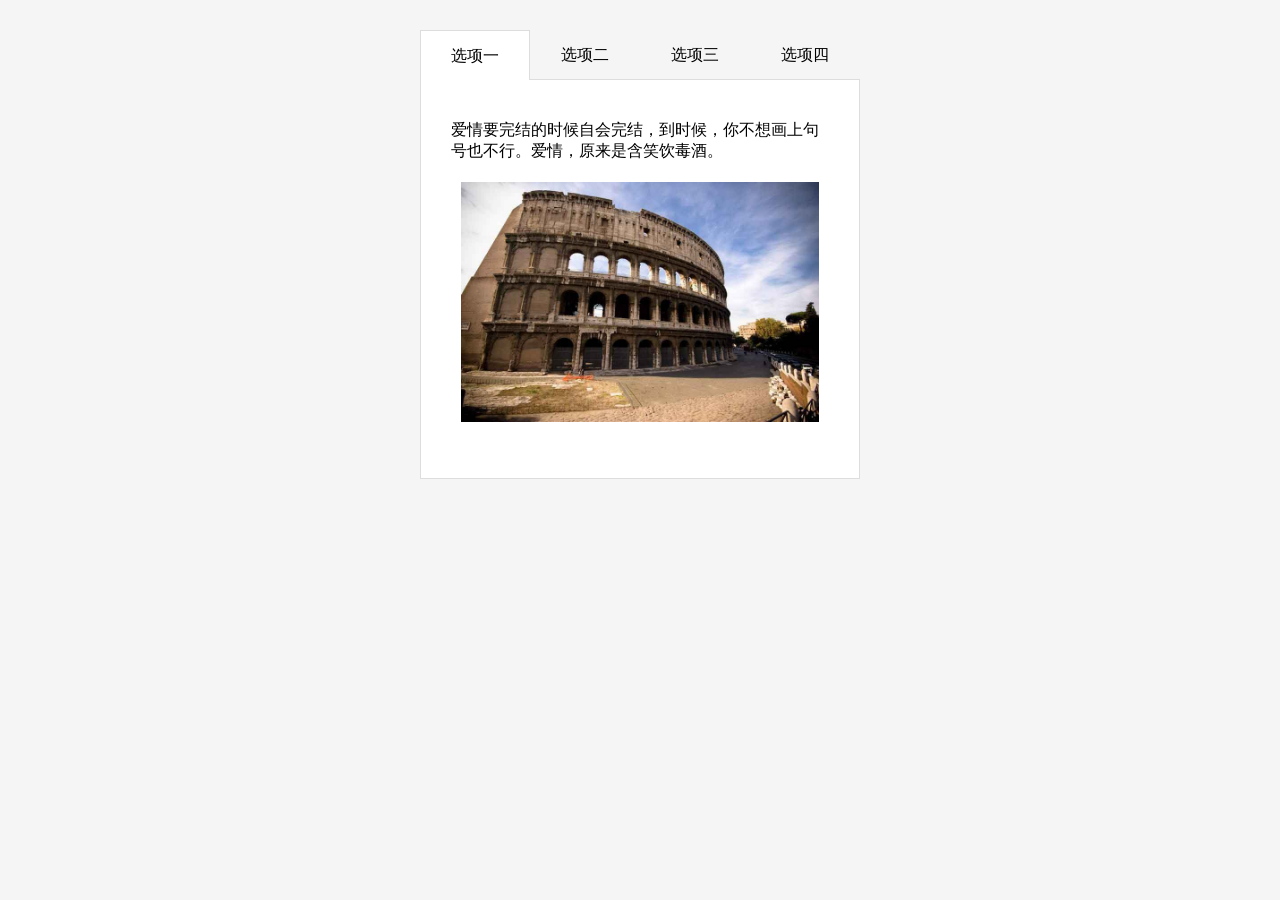
<file: LQ-WEB-DX-2022-MN/01/index.html>
<!DOCTYPE html>
<html>
  <head>
    <meta charset="utf-8" />
    <title>选项卡切换</title>
    <link rel="stylesheet" type="text/css" href="./css/index.css" />
  </head>
  <body>
    <div id="main">
      <div class="tabs">
        <div class="red active">选项一</div>
        <div class="green">选项二</div>
        <div class="blue">选项三</div>
        <div class="yellow">选项四</div>
      </div>
      <div id="content">
        <div id="one" class="active">
          <p>
            爱情要完结的时候自会完结，到时候，你不想画上句号也不行。爱情，原来是含笑饮毒酒。
          </p>
          <img src="./imgs/1.jpeg" />
        </div>
        <div id="two">
          <p>
            在这个光怪陆离的人间，没有谁可以将日子过的行云流水。但我始终相信，走过平湖山雨，岁月山河，那些历尽劫数，尝遍百味的人，会更加生动而干净。
          </p>
          <img src="./imgs/2.jpeg" />
        </div>
        <div id="three">
          <p>
            对于三十岁以后的人来说，十年八年不过是指缝间的事，而对于年轻人而言，三年五年就可以是一生一世。
          </p>
          <img src="./imgs/3.jpeg" />
        </div>
        <div id="four">
          <p>
            我要你知道，在这个世界上总有一个人是等着你的，不管在什么时候，不管在什么地方，反正你知道，总有这么个人。
          </p>
          <img src="./imgs/4.jpeg" />
        </div>
      </div>
    </div>
  </body>
  <script src="./js/index.js" type="text/javascript" charset="utf-8"></script>
</html>
</file>
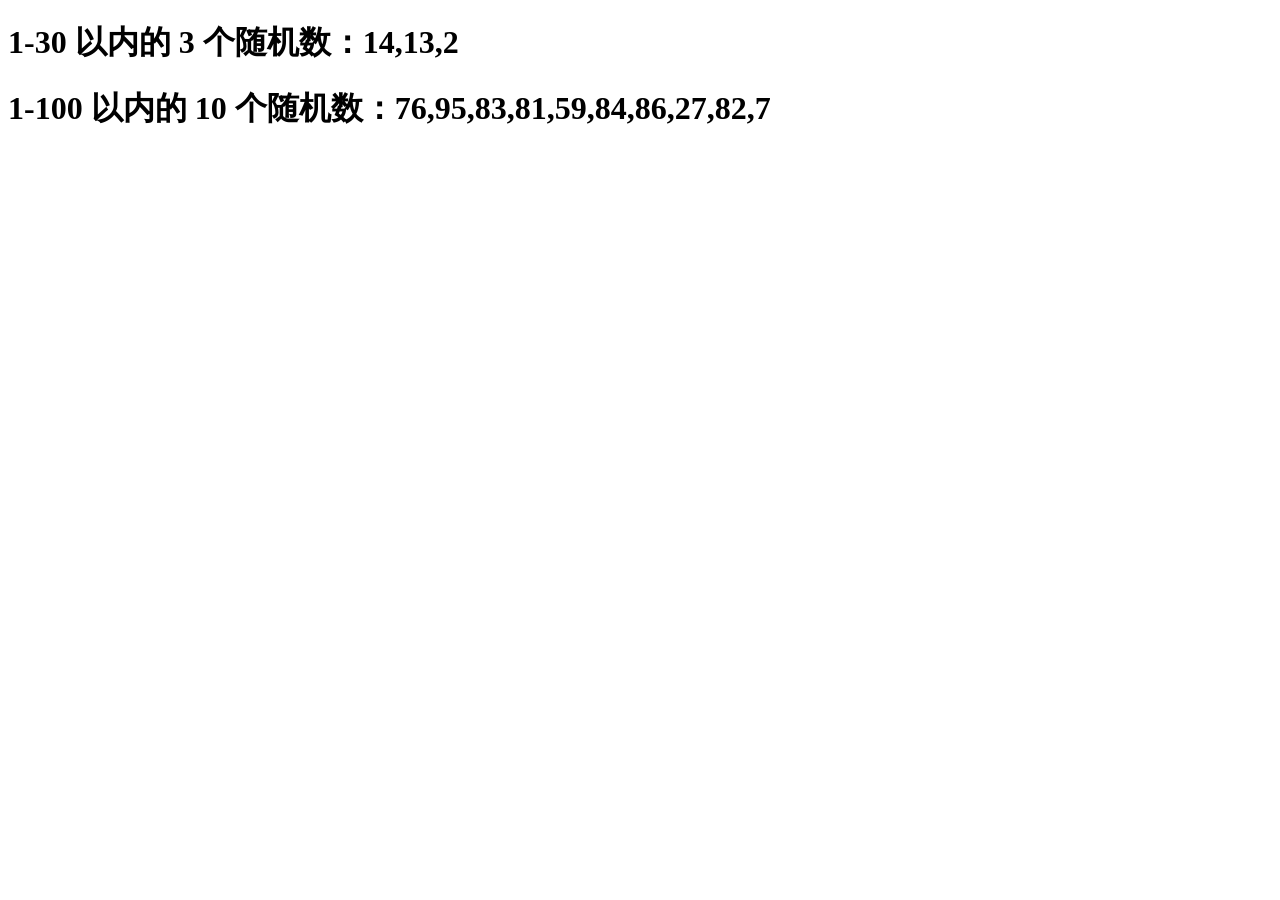
<file: LQ-WEB-DX-2022-MN/02/index.html>
<!DOCTYPE html>
<html>
  <head>
    <meta charset="utf-8" />
    <title></title>
    <script src="./js/index.js"></script>
  </head>
  <body>
    <script type="text/javascript">
      var testArr = getRandomNum(1, 30, 3);
      document.write("<h1>1-30 以内的 3 个随机数：" + testArr + "</h1>");
      testArr = getRandomNum(1, 100, 10);
      document.write("<h1>1-100 以内的 10 个随机数：" + testArr + "</h1>");
    </script>
  </body>
</html>
</file>
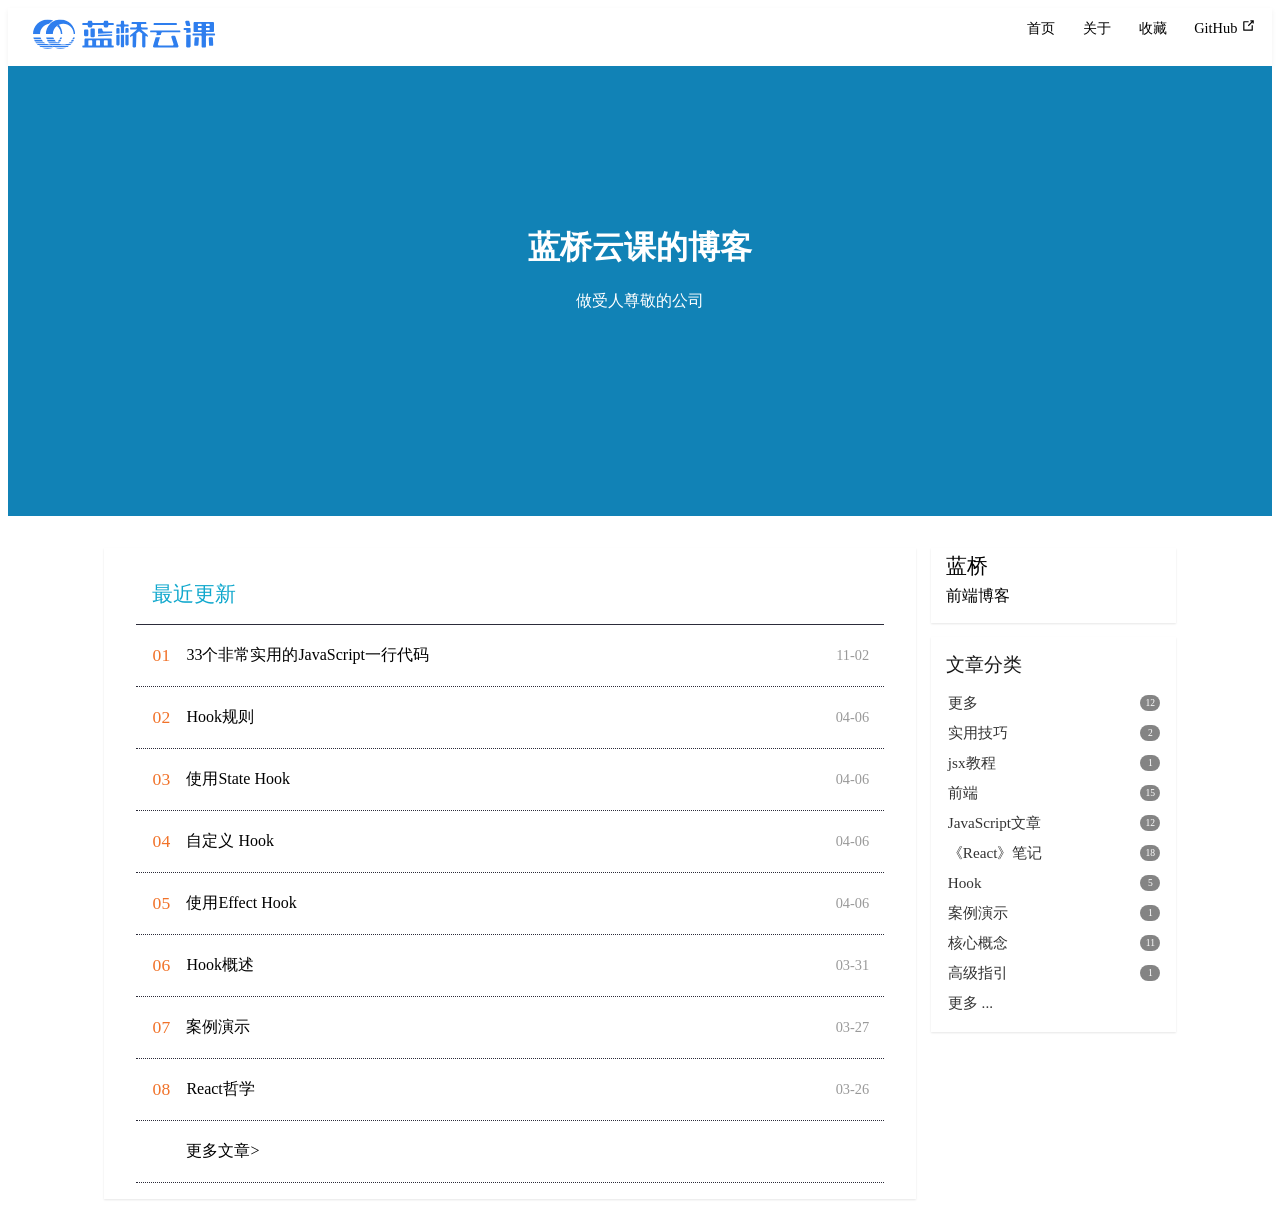
<file: LQ-WEB-DX-2022-MN/03/index.html>
<!DOCTYPE html>
<html lang="en">

<head>
	<meta charset="UTF-8">
	<meta http-equiv="X-UA-Compatible" content="IE=edge">
	<meta name="viewport" content="width=device-width, initial-scale=1.0">
	<title>Document</title>
	<link rel="stylesheet" href="index.css">
</head>

<body class="theme-mode-dark">
	<div class="theme-container sidebar-open no-sidebar">
		<header class="navbar blur">
			<!-- logo -->
			<a class="home-link">
				<img src="./logo.svg" class="logo">
			</a>
			<!-- 导航头部右侧内容 -->
			<div class="links" style="max-width: 863px;">
				<!-- 导航文字 -->
				<nav class="nav-links can-hide">
					<div class="nav-item">
						<a class="nav-link">首页</a>
					</div>

					<div class="nav-item">
						<a class="nav-link">关于</a>
					</div>
					<div class="nav-item">
						<a class="nav-link">收藏</a>
					</div>
					<!-- github图标 -->
					<a class="repo-link">
						GitHub
						<span><svg xmlns="http://www.w3.org/2000/svg" aria-hidden="true" focusable="false" x="0px"
								y="0px" viewBox="0 0 100 100" width="15" height="15" class="icon outbound">
								<path fill="currentColor"
									d="M18.8,85.1h56l0,0c2.2,0,4-1.8,4-4v-32h-8v28h-48v-48h28v-8h-32l0,0c-2.2,0-4,1.8-4,4v56C14.8,83.3,16.6,85.1,18.8,85.1z">
								</path>
								<polygon fill="currentColor"
									points="45.7,48.7 51.3,54.3 77.2,28.5 77.2,37.2 85.2,37.2 85.2,14.9 62.8,14.9 62.8,22.9 71.5,22.9">
								</polygon>
							</svg>
						</span>
					</a>
				</nav>
			</div>
		</header>
		<!-- banner 部分 -->
		<div class="home-wrapper">
			<div class="banner">
				<div class="banner-conent" style="padding-top: 7rem;">
					<header class="hero">
						<!---->
						<h1 id="main-title">
							蓝桥云课的博客
						</h1>
						<p class="description">
							做受人尊敬的公司
						</p>
						<!---->
					</header>
					<!---->
				</div>
				<!---->
			</div>
			<!-- 内容部分 -->
			<div class="main-wrapper">
				<div class="main-left">
					<div class="card-box article-list">
						<div class="article-title">
							<a class="iconfont icon-bi">最近更新</a>
						</div>
						<div class="article-wrapper">
							<dl>
								<dd>01</dd>
								<dt>
									<a>
										<div>
											33个非常实用的JavaScript一行代码
											<!---->
										</div>
									</a>
									<span class="date">11-02</span>
								</dt>
							</dl>
							<dl>
								<dd>02</dd>
								<dt>
									<a>
										<div>
											Hook规则
											<!---->
										</div>
									</a> <span class="date">04-06</span>
								</dt>
							</dl>
							<dl>
								<dd>03</dd>
								<dt>
									<a>
										<div>
											使用State Hook
											<!---->
										</div>
									</a>
									<span class="date">04-06</span>
								</dt>
							</dl>
							<dl>
								<dd>04</dd>
								<dt>
									<a>
										<div>
											自定义 Hook
											<!---->
										</div>
									</a>
									<span class="date">04-06</span>
								</dt>
							</dl>
							<dl>
								<dd>05</dd>
								<dt>
									<a>
										<div>
											使用Effect Hook
											<!---->
										</div>
									</a>
									<span class="date">04-06</span>
								</dt>
							</dl>
							<dl>
								<dd>06</dd>
								<dt>
									<a>
										<div>
											Hook概述
											<!---->
										</div>
									</a>
									<span class="date">03-31</span>
								</dt>
							</dl>
							<dl>
								<dd>07</dd>
								<dt><a href="/pages/87146f/" class="">
										<div>
											案例演示
											<!---->
										</div>
									</a> <span class="date">03-27</span></dt>
							</dl>
							<dl>
								<dd>08</dd>
								<dt>
									<a class="">
										<div>
											React哲学
											<!---->
										</div>
									</a>
									<span class="date">03-26</span>
								</dt>
							</dl>
							<dl>
								<dd></dd>
								<dt>
									<a>更多文章&gt;</a>
								</dt>
							</dl>
						</div>
					</div>

				</div>

				<div class="main-right">
					<!-- 右侧头像和简介 -->
					<aside class="blogger-wrapper card-box">

						<!---->
						<div class="blogger"><span class="name">蓝桥</span> <span class="slogan">前端博客</span></div>
					</aside>
					<!-- 右侧文章分类 -->
					<div class="categories-wrapper card-box">
						<a class="title iconfont icon-wenjianjia" title="全部分类">文章分类</a>
						<div class="categories">
							<a class="">
								更多
								<span>12</span>
							</a>
							<a class="">
								实用技巧
								<span>2</span>
							</a>
							<a class="">
								jsx教程
								<span>1</span></a>
							<a class="">
								前端
								<span>15</span>
							</a>
							<a class="">
								JavaScript文章
								<span>12</span>
							</a>
							<a class="">
								《React》笔记
								<span>18</span>
							</a>
							<a class="">
								Hook
								<span>5</span>
							</a>
							<a class="">
								案例演示
								<span>1</span>
							</a>
							<a class="">
								核心概念
								<span>11</span>
							</a>
							<a class="">
								高级指引
								<span>1</span>
							</a>
							<a class="more">更多 ...</a>

						</div>
					</div>
				</div>
			</div>

		</div>
</body>

</html>
</file>
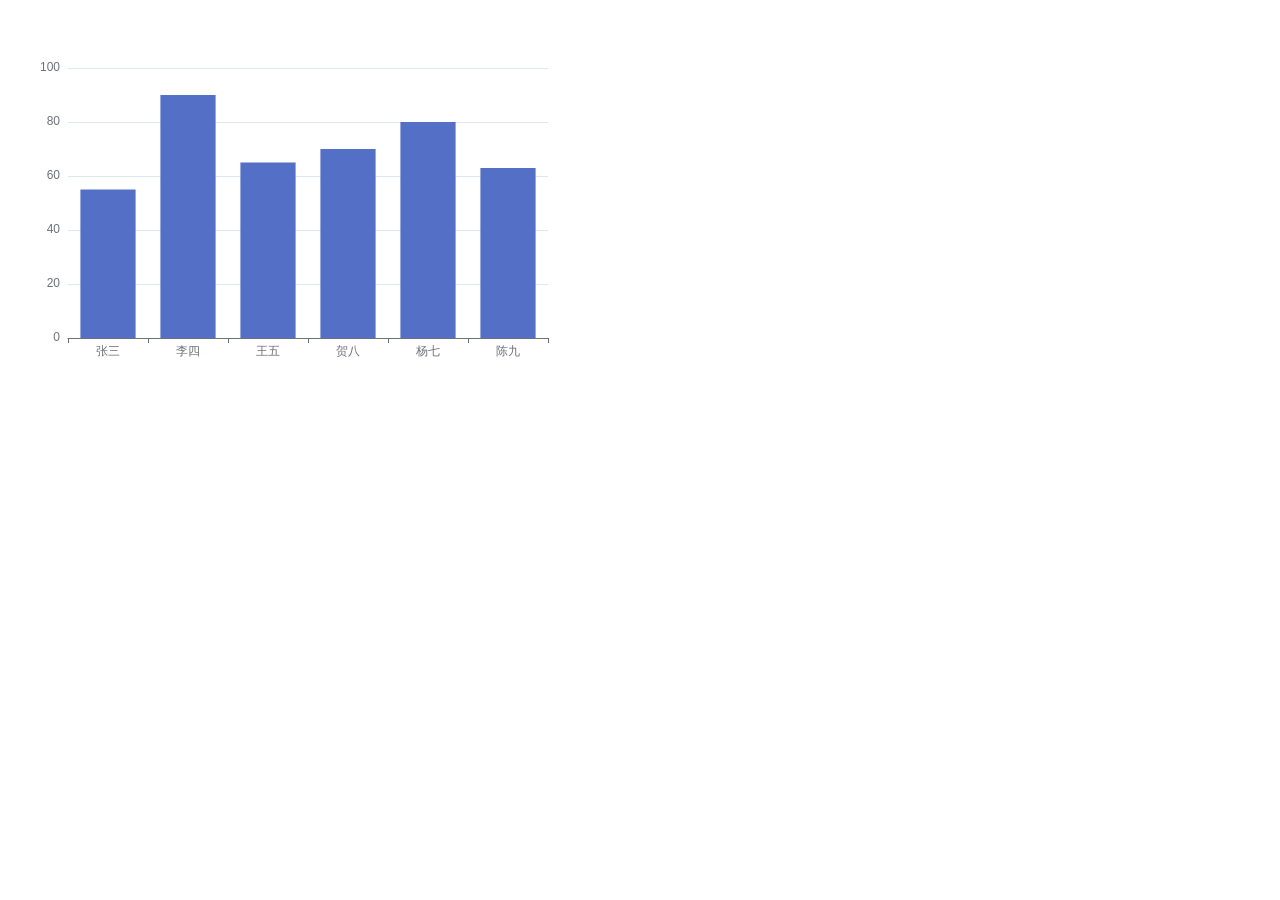
<file: LQ-WEB-DX-2022-MN/04/index.html>
<!DOCTYPE html>
<html lang="en">
  <head>
    <meta charset="UTF-8" />
    <meta http-equiv="X-UA-Compatible" content="IE=edge" />
    <meta name="viewport" content="width=device-width, initial-scale=1.0" />
    <title>学生成绩统计</title>
    <script src="./echarts.js"></script>
  </head>

  <body>
    <div id="main" style="width: 600px; height: 400px"></div>

    <script type="text/javascript">
      // 基于准备好的dom，初始化echarts实例
      var myChart = echarts.init(document.getElementById("main"));
      // 指定图表的配置项和数据
      var option = {
        title: {
          text: "学生成绩统计",
        },
        tooltip: {},
        legend: {
          data: ["成绩"],
        },
        // TODO:待补充修改代码，定义x轴数据,并让数据正确显示
        yAxis:{},
        // y轴
        xAxis: {
          data: ["张三", "李四", "王五", "贺八", "杨七", "陈九"],
        },
        series: [
          {
            name: "成绩",
            type: "bar",
            data: [55, 90, 65, 70, 80, 63],
          },
        ],
      };

      // 使用刚指定的配置项和数据显示图表。
      myChart.setOption(option);
    </script>
  </body>
</html>
</file>
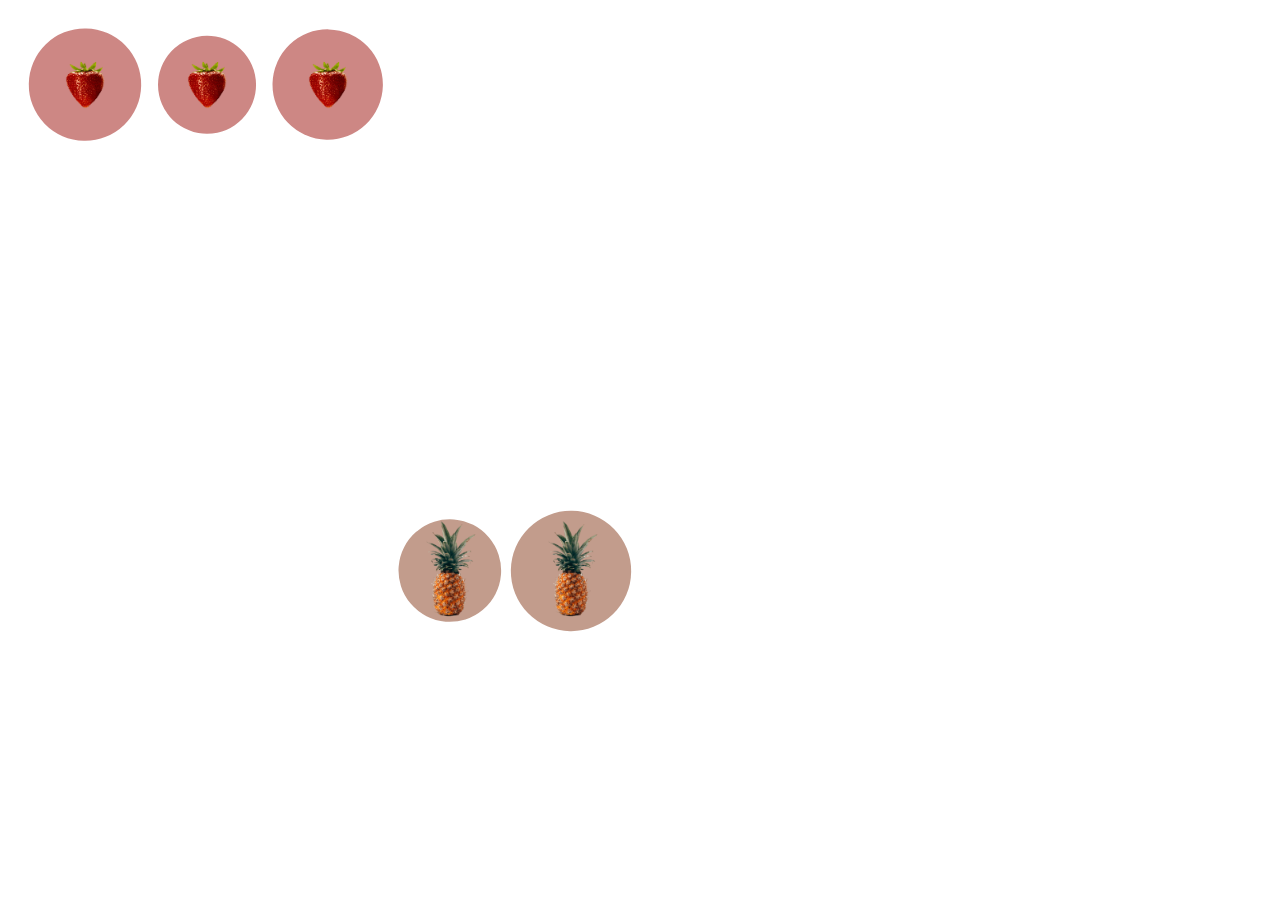
<file: LQ-WEB-DX-2022-MN/05/index.html>
<!DOCTYPE html>
<html lang="en">
  <head>
    <meta charset="UTF-8" />
    <meta http-equiv="X-UA-Compatible" content="IE=edge" />
    <meta name="viewport" content="width=device-width, initial-scale=1.0" />
    <title>Document</title>
    <link rel="stylesheet" href="index.css" />
  </head>

  <body>
    <div id="board">
      <div id="pond">
        <div class="frog yellow">
          <div class="bg animated pulse infinite"></div>
        </div>
        <div class="frog green">
          <div class="bg animated pulse infinite"></div>
        </div>
        <div class="frog yellow">
          <div class="bg animated pulse infinite"></div>
        </div>
        <div class="frog green">
          <div class="bg animated pulse infinite"></div>
        </div>
        <div class="frog green">
          <div class="bg animated pulse infinite"></div>
        </div>
      </div>
      <div id="background">
        <div class="lilypad yellow" style="align-self: flex-end; order: 2">
          <div
            class="bg"
            style="transform: scale(0.84003) rotate(229.647deg)"
          ></div>
        </div>
        <div class="lilypad green">
          <div
            class="bg"
            style="transform: scale(0.920888) rotate(270.938deg)"
          ></div>
        </div>
        <div class="lilypad yellow" style="align-self: flex-end; order: 2">
          <div
            class="bg"
            style="transform: scale(0.986074) rotate(0.647772deg)"
          ></div>
        </div>
        <div class="lilypad green">
          <div
            class="bg"
            style="transform: scale(0.802433) rotate(325.245deg)"
          ></div>
        </div>
        <div class="lilypad green">
          <div
            class="bg"
            style="transform: scale(0.903708) rotate(203.839deg)"
          ></div>
        </div>
      </div>
    </div>
  </body>
</html>
</file>
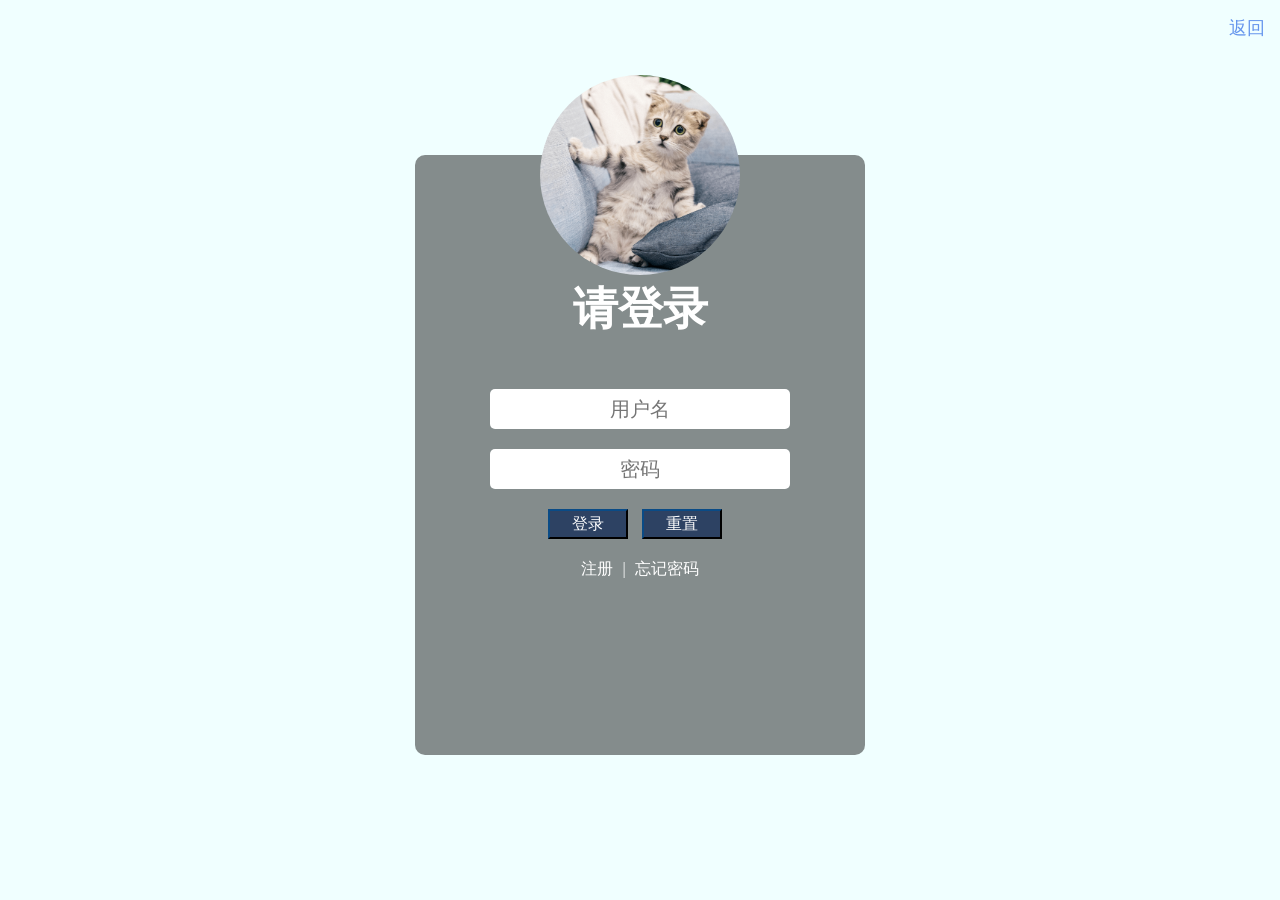
<file: LQ-WEB-DX-2022-MN/06/index.html>
<!DOCTYPE html>
<html lang="en">
  <head>
    <meta charset="UTF-8" />
    <meta name="viewport" content="width=device-width, initial-scale=1.0" />
    <title>登录页面</title>
    <link rel="stylesheet" href="./css/style.css" />
  </head>

  <body>
    <div class="nav-bar">
      <p>返回</p>
    </div>
    <div class="content-container">
      <div class="content">
        <img src="./images/cat.png" />
        <div class="form">
          <h2>请登录</h2>
          <form>
            <input type="text" placeholder="用户名" />
            <input type="password" placeholder="密码" />
            <div class="btns">
              <button type="submit">登录</button>
              <button type="reset">重置</button>
            </div>
          </form>
        </div>
        <div class="text">
          <a href="#">注册</a>
          <span>|</span>
          <a href="#">忘记密码</a>
        </div>
      </div>
    </div>
  </body>
</html>
</file>
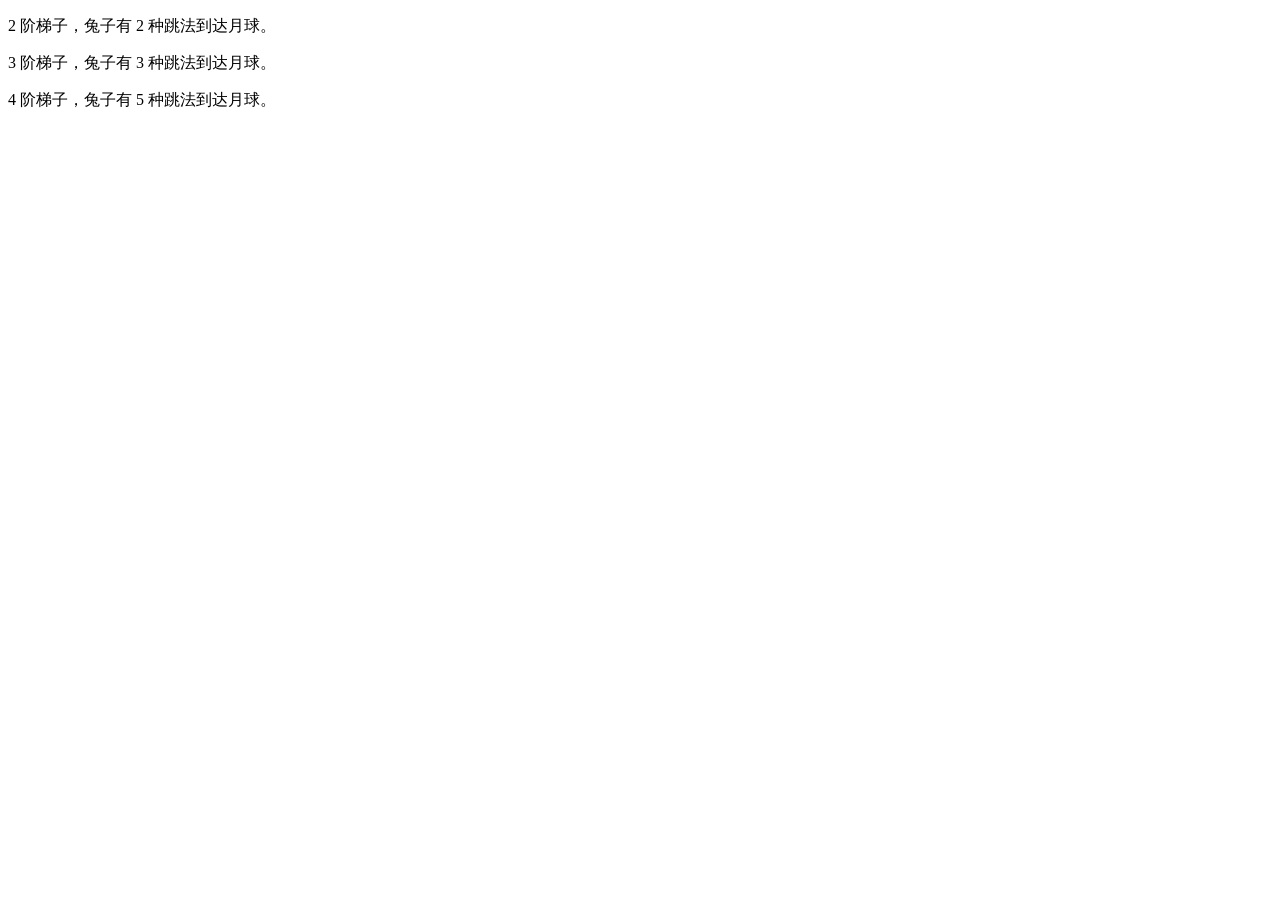
<file: LQ-WEB-DX-2022-MN/07/index.html>
<!DOCTYPE html>
<html lang="en">
  <head>
    <meta charset="UTF-8" />
    <meta name="viewport" content="width=device-width, initial-scale=1.0" />
    <title>Document</title>
  </head>

  <body>
    <div>
      <p id="result1"></p>
      <p id="result2"></p>
      <p id="result3"></p>
    </div>
    <script src="./js/index.js"></script>
    <script>
      let r1 = document.getElementById("result1");
      let r2 = document.getElementById("result2");
      let r3 = document.getElementById("result3");
      r1.innerHTML = `2 阶梯子，兔子有 ${climbStairs(2)} 种跳法到达月球。`;
      r2.innerHTML = `3 阶梯子，兔子有 ${climbStairs(3)} 种跳法到达月球。`;
      r3.innerHTML = `4 阶梯子，兔子有 ${climbStairs(4)} 种跳法到达月球。`;
    </script>
  </body>
</html>
</file>
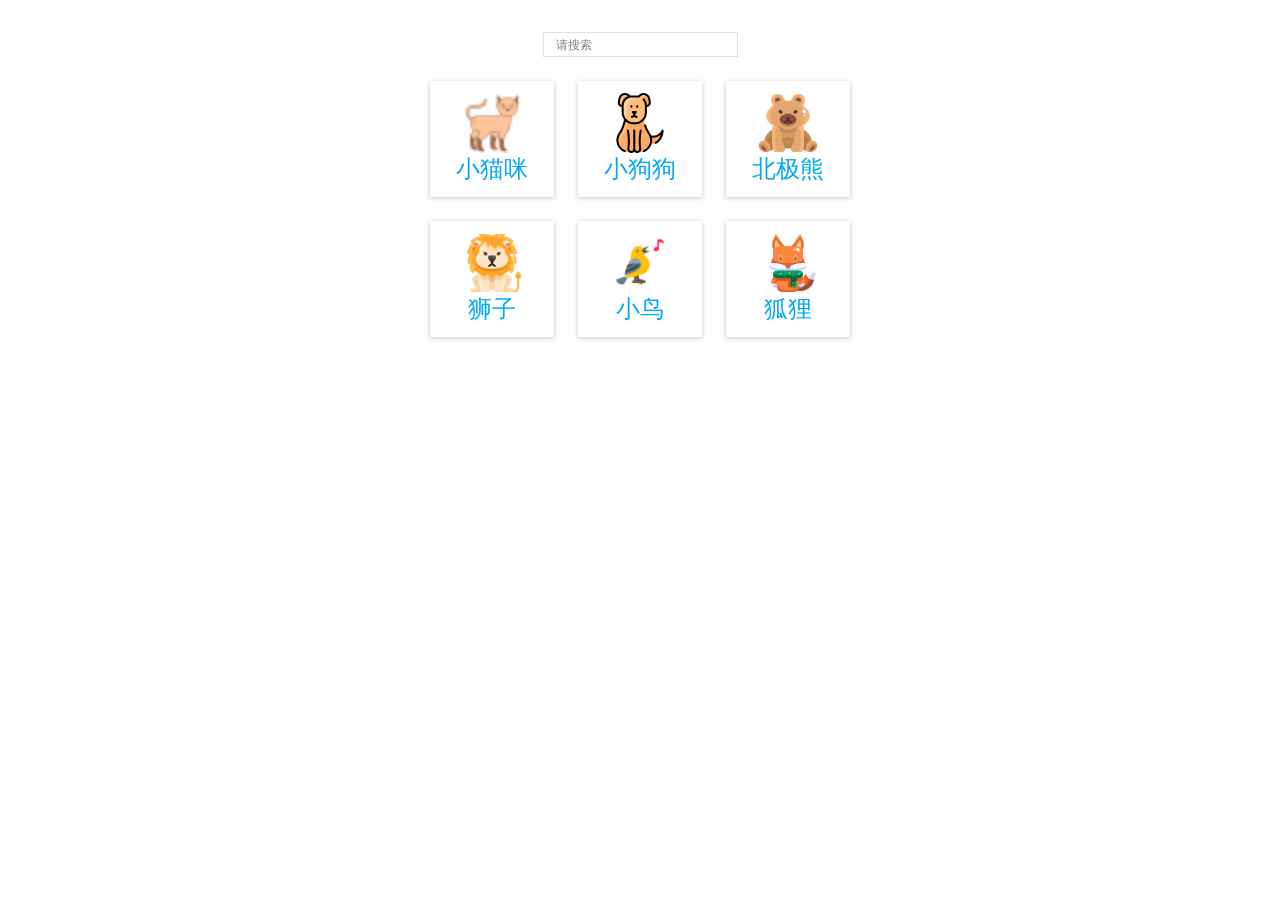
<file: LQ-WEB-ZY-2022-MN/01/index.html>
<!DOCTYPE html>
<html lang="en">
  <head>
    <meta charset="UTF-8" />
    <meta name="viewport" content="width=device-width, initial-scale=1.0" />
    <title>Document</title>
    <script src="vue.min.js"></script>
    <link rel="stylesheet" href="./css/style.css" />
  </head>

  <body>
    <div id="app">
      <div class="search-wrapper">
        <input type="text" v-model="search" placeholder="请搜索" />
        <label>搜索内容：</label>
      </div>
      <div class="wrapper">
        <div class="card" v-for="post in filteredList">
          <a v-bind:href="post.link" target="_blank">
            <img v-bind:src="post.img" />
            {{ post.title }}
          </a>
        </div>
      </div>
    </div>
    <script>
      class Post {
        constructor(title, link, img) {
          this.title = title;
          this.link = link;
          this.img = img;
        }
      }

      const app = new Vue({
        el: "#app",
        data: {
          search: "",
          postList: [
            new Post("小猫咪", "#", "./images/cat.png"),
            new Post("小狗狗", "#", "./images/dog.png"),
            new Post("北极熊", "#", "./images/bear.png"),
            new Post("狮子", "#", "./images/lion.png"),
            new Post("小鸟", "#", "./images/birds.png"),
            new Post("狐狸", "#", "./images/fox.png"),
          ],
        },
        computed: {
          filteredList() {
            // TODO：请补充代码
            return this.postList.filter(data=>data.title.indexOf(this.search)!=-1)
          },
        },
      });
    </script>
  </body>
</html>
</file>
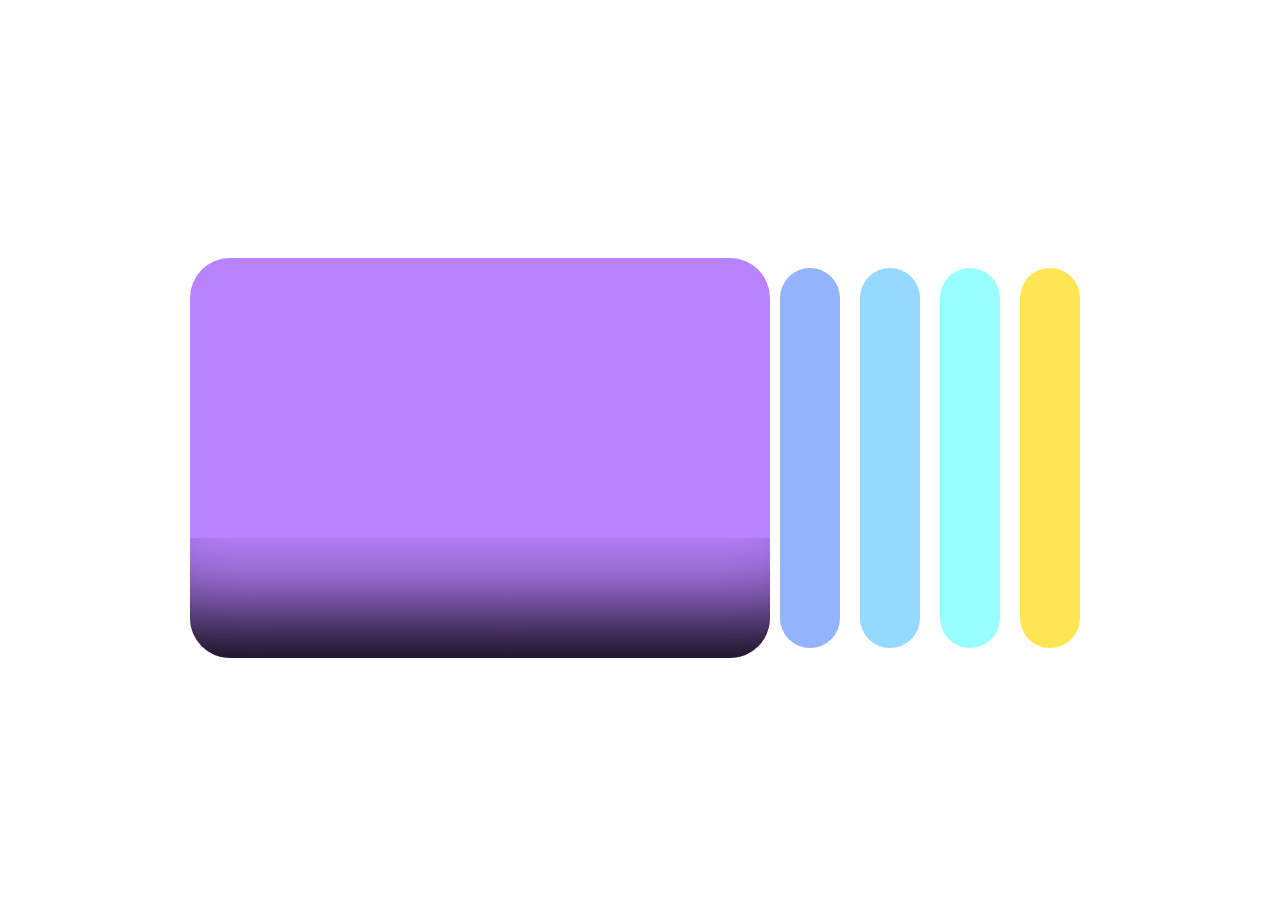
<file: LQ-WEB-ZY-2022-MN/02/index.html>
<!DOCTYPE html>
<html lang="en">
  <head>
    <meta charset="UTF-8" />
    <meta name="viewport" content="width=device-width, initial-scale=1.0" />
    <title>Document</title>
    <link rel="stylesheet" href="./css/style.css" />
  </head>

  <body>
    <div class="options">
      <div class="option active" style="--optionBackground: #b983ff" id="item1">
        <div class="shadow"></div>
      </div>
      <div class="option" style="--optionBackground: #94b3fd" id="item2">
        <div class="shadow"></div>
      </div>
      <div class="option" style="--optionBackground: #94daff" id="item3">
        <div class="shadow"></div>
      </div>
      <div class="option" style="--optionBackground: #99feff" id="item4">
        <div class="shadow"></div>
      </div>
      <div class="option" style="--optionBackground: #ffe652" id="item5">
        <div class="shadow"></div>
      </div>
    </div>
    <script src="./js/jquery-3.6.0.min.js"></script>
    <script src="./js/index.js"></script>
  </body>
</html>
</file>
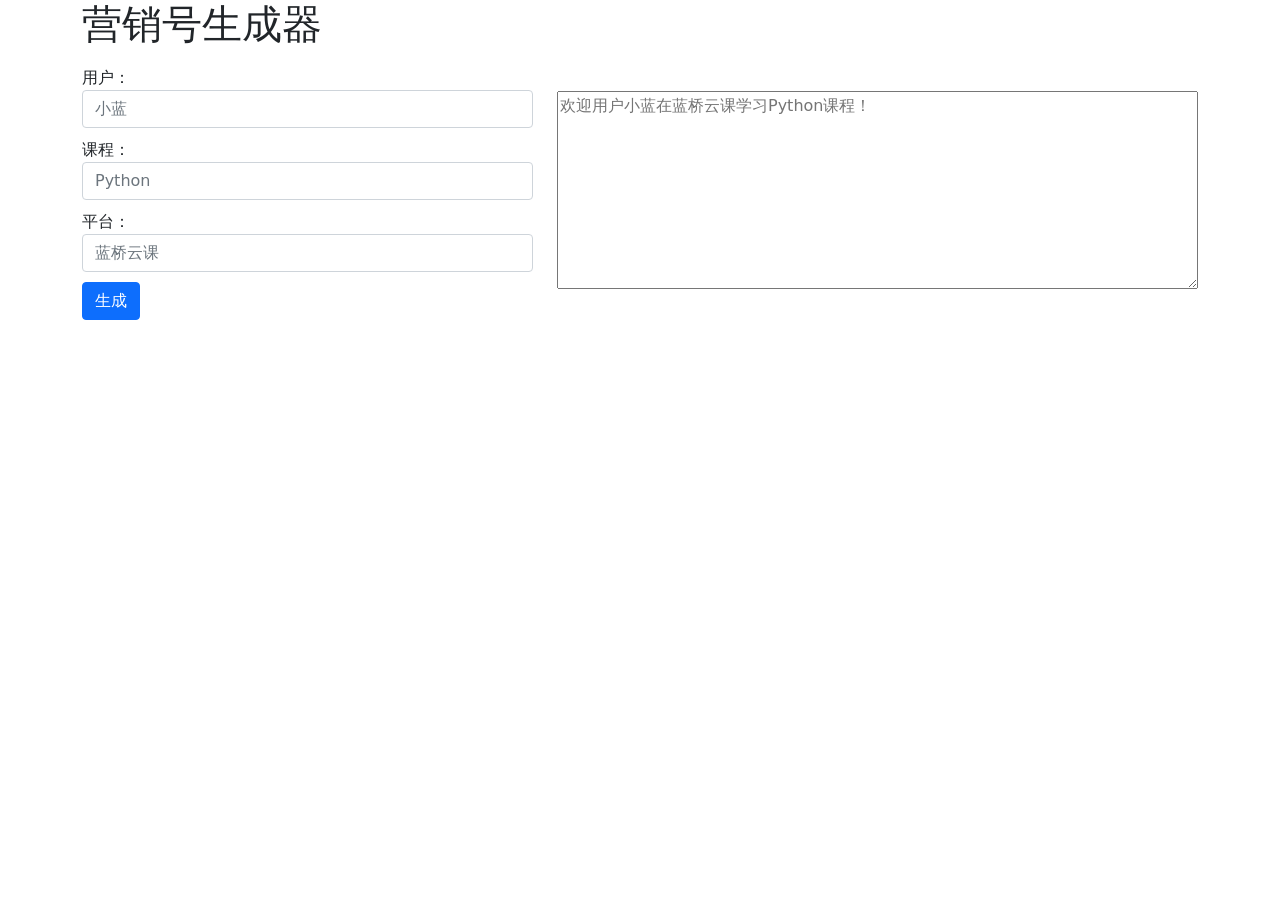
<file: LQ-WEB-ZY-2022-MN/03/index.html>
<!DOCTYPE html>
<html lang="en">
  <head>
    <meta charset="UTF-8" />
    <meta name="viewport" content="width=device-width, initial-scale=1.0" />
    <title>Document</title>
    <link rel="stylesheet" href="./css/style.css" />
    <script src="./js/index.js"></script>
    <link rel="stylesheet" href="./css/bootstrap.min.css" />
    <script src="./js/bootstrap.bundle.min.js"></script>
  </head>

  <body onload="onload()">
    <div class="container">
      <h1>营销号生成器</h1>
      <div class="row">
        <div class="col-5">
          <form action="javascript:void(0);" autocomplete="off">
            <div class="form-group">
              <lable for="subject">用户：</lable>
              <input
                type="text"
                id="subject"
                class="form-control"
                placeholder="小蓝"
                required
              />
            </div>
            <div class="form-group">
              <lable for="event1">课程：</lable>
              <input
                type="text"
                id="event1"
                class="form-control"
                placeholder="Python"
                required
              />
            </div>
            <div class="form-group">
              <lable for="event2">平台：</lable>
              <input
                type="text"
                id="event2"
                class="form-control"
                placeholder="蓝桥云课"
                required
              />
            </div>
            <div class="form-group">
              <input
                type="submit"
                value="生成"
                class="btn btn-primary"
                onclick="generate()"
              />
            </div>
          </form>
        </div>
        <div class="col-7" style="margin-top: 35px">
          <textarea
            id="result"
            rows="8"
            placeholder="欢迎用户小蓝在蓝桥云课学习Python课程！"
          ></textarea>
        </div>
      </div>
    </div>
  </body>
</html>
</file>
<file: LQ-WEB-DX-2022-MN/01/css/index.css>
* {
  padding: 0;
  margin: 0;
  box-sizing: border-box;
}
body {
  background: #f5f5f5;
}
#main {
  width: 440px;
  margin: 30px auto;
  position: relative;
  height: 450px;
}
.tabs {
  width: 440px;
  height: 50px;
  line-height: 50px;
  display: flex;
  /* list-style: none; */
  /* text-align: left; */
  /* margin: 0; */
  /* padding: 0; */
  margin-bottom: -1px;
  position: absolute;
  top: 0;
  left: 0;
  z-index: 999;
}
.tabs div {
  text-align: center;
  cursor: pointer;
  width: 110px;
}

#content {
  position: absolute;
  width: 440px;
  height: 400px;
  overflow: hidden;
  margin: 49px auto;
}
#content div {
  position: absolute;
  width: 440px;
  height: 400px;
  overflow: hidden;
  background-color: white;
  border: 1px solid #dddddd;
  padding: 20px 30px;
  text-align: center;
}
#content img {
  display: inline-block;
  max-height: 240px;
  margin: 10px auto;
}
#content p {
  word-break: break-all;
  text-align: left;
  padding: 20px 0 10px 0;
}
.active {
  z-index: 99;
  background: white;
  border: 1px solid #dddddd;
  border-bottom: none;
}
</file>
<file: LQ-WEB-DX-2022-MN/03/index.css>
/* TODO:banner 上的文字 需要居中显示 */
.home-wrapper .banner .banner-conent .hero {
  margin-top: 3rem;
  text-align: center;
}

/* TODO: main-wrapper 通过设置main-wrapper 布局方式 让.main-left  .main-right 正确显示 */
.main-wrapper {
  margin: 1.5rem auto 0 auto;
  max-width: 1100px;
  padding: 0 0.9rem;
  box-sizing: border-box;
  position: relative;
  display: flex;
}

/*/* TODO 宽度自适应 居左显示 */
.main-wrapper .main-left {
  width: auto;
  float: left;
}

/* 宽 245px 居右显示 */
.main-wrapper .main-right > * {
  box-sizing: border-box;
  width: 245px;
  float: left;
}

/* 以下代码不需要修改 */

.navbar .links {
  padding-left: 1.5rem;
  box-sizing: border-box;
  white-space: nowrap;
  font-size: 0.9rem;
  position: absolute;
  right: 1.5rem;
  top: 0.7rem;
  display: flex;
}

.nav-links .nav-item {
  position: relative;
  margin-left: 1.5rem;
  line-height: 2rem;
  color: var(--textColor);
  display: inline-block;
}

.blogger-wrapper .avatar {
  width: 100%;
  overflow: hidden;
}

.card-box {
  box-shadow: 0 1px 2px 0 rgb(0 0 0 / 10%);
  transition: box-shadow 0.5s;
}

.blogger-wrapper .avatar img {
  width: 100%;
  height: 100%;
}

.banner {
  background: rgb(17, 130, 182);
}

.theme-mode-dark {
  --bodyBg: #27272b;
  --mainBg: #1e1e22;
  --sidebarBg: rgba(30, 30, 34, 0.8);
  --blurBg: rgba(30, 30, 34, 0.8);
  --textColor: #000000;
  --textLightenColor: #0085ad;
  --borderColor: #2c2c3a;
  --codeBg: #252526;
  --codeColor: #fff;
}

.theme-container {
  color: var(--textColor);
  min-height: 100vh;
}

.article-list .article-title {
  border-bottom: 1px solid var(--borderColor);
  font-size: 1.3rem;
  padding: 1rem;
}

.nav-links .repo-link {
  margin-left: 1.5rem;
  color: var(--textColor);
}

.navbar a,
.navbar span,
.navbar img {
  display: inline-block;
}

.nav-links a {
  line-height: 1.4rem;
  color: inherit;
}

.navbar .links .search-box {
  flex: 0 0 auto;
  vertical-align: top;
}

.search-box {
  display: inline-block;
  position: relative;
  margin-right: 1rem;
}

.avbar {
  padding: 0.7rem 1.5rem;
  line-height: 2.2rem;
  transition: transform 0.3s;
}

.navbar {
  z-index: 20;
  top: 0;
  left: 0;
  right: 0;
  height: 3.6rem;
  box-sizing: border-box;
  box-shadow: 0 2px 5px rgb(0 0 0 / 6%);
}

body .search-box input {
  background-color: transparent;
  color: var(--textColor);
  border: 1px solid var(--borderColor, #ccc);
}

.article-list .article-wrapper {
  overflow: hidden;
}

.article-list .article-wrapper dl {
  border-bottom: 1px dotted var(--borderColor);
  float: left;
  display: flex;
  padding: 8px 0;
  margin: 0;
  height: 45px;
  width: 100%;
}

header {
  display: block;
}

.home-wrapper .banner {
  width: 100%;
  min-height: 450px;
  color: #fff;
  position: relative;
  overflow: hidden;
}

.article-list .article-wrapper dl dt a {
  color: var(--textColor);
  flex: 1;
  display: flex;
  height: 45px;
  align-items: center;
  font-weight: normal;
}

.article-list .article-wrapper dl dt {
  flex: 1;
  display: flex;
}

.article-list .article-wrapper dl dd {
  font-size: 1.1rem;
  color: #f17229;
  width: 50px;
  text-align: center;
  margin: 0;
  line-height: 45px;
}

dd {
  display: block;
  margin-inline-start: 40px;
}

.article-list .article-wrapper dl dt .date {
  width: 50px;
  margin-right: 15px;
  color: #999;
  text-align: right;
  font-size: 0.9rem;
  line-height: 45px;
}

.search-box input {
  cursor: text;
  width: 10rem;
  height: 2rem;
  color: #4e6e8e;
  display: inline-block;
  border: 1px solid #cfd4db;
  border-radius: 2rem;
  font-size: 0.9rem;
  line-height: 2rem;
  padding: 0 0.5rem 0 2rem;
  outline: none;
  transition: all 0.2s ease;
}

a,
input,
button {
  outline: none;
  -webkit-tap-highlight-color: rgba(255, 255, 255, 0);
  -webkit-focus-ring-color: rgba(0, 0, 0, 0);
}

.home-wrapper .main-wrapper {
  margin-top: 2rem;
}

.home-wrapper .main-wrapper .main-left .card-box {
  margin-bottom: 0.9rem;
}

.article-list {
  padding: 1rem 2rem;
}

.main-wrapper .main-right .card-box {
  margin: 0 0 0.9rem 0.9rem;
  padding-top: 0.95rem;
  padding-bottom: 0.95rem;
}

.blogger-wrapper {
  height: auto;
  display: inline-table;
  padding-top: 0 !important;
  overflow: hidden;
}

.categories-wrapper .categories {
  margin-top: 0.6rem;
}

.categories-wrapper .categories a {
  display: block;
  padding: 8px 0.95rem 7px 0.95rem;
  color: var(--textColor);
  opacity: 0.8;
  font-size: 0.95rem;
  line-height: 0.95rem;
  position: relative;
  transition: all 0.2s;
  border-left: 2px solid transparent;
  margin-top: -1px;
  overflow: hidden;
  white-space: nowrap;
  text-overflow: ellipsis;
}

a {
  font-weight: 500;
  color: #11a8cd;
  text-decoration: none;
}

a,
input,
button {
  outline: none;
  -webkit-tap-highlight-color: rgba(255, 255, 255, 0);
  -webkit-focus-ring-color: rgba(0, 0, 0, 0);
}

.categories-wrapper .categories a span {
  float: right;
  background-color: var(--textColor);
  color: #fff;
  border-radius: 8px;
  padding: 0 0.13rem;
  min-width: 1rem;
  height: 1rem;
  line-height: 1rem;
  font-size: 0.6rem;
  text-align: center;
  opacity: 0.6;
  transition: opacity 0.3s;
}

.blogger-wrapper .blogger {
  padding: 0.3rem 0.95rem 0 0.95rem;
}

.blogger-wrapper .blogger .name {
  font-size: 1.3rem;
  display: block;
  margin-bottom: 6px;
}

.blogger-wrapper .blogger .slogan {
  color: var(--textColor);
}

.blogger-wrapper .blogger .name {
  color: var(--textColor);
}

.categories-wrapper .title {
  color: var(--textColor);
  opacity: 0.9;
  font-size: 1.2rem;
  padding: 0 0.95rem;
}

.navbar {
  padding: 0.7rem 1.5rem;
  line-height: 2.2rem;
  transition: transform 0.3s;
}

.navbar a,
.navbar img,
.navbar span {
  display: inline-block;
}
</file>
<file: LQ-WEB-DX-2022-MN/05/index.css>
/* 菠萝 TODO 待补充代码 */
.yellow {
  align-self: flex-end;
  order: 1;
}

/* 以下代码不需要修改 */
#board {
  position: sticky;
  top: 0;
  width: 50vw;
  height: 50vw;
  min-width: 300px;
  min-height: 300px;
  max-width: 100vh;
  max-height: 100vh;
  overflow: hidden;
}

#pond {
  z-index: 20;
}

#pond,
#background {
  display: flex;
  position: absolute;
  top: 0;
  left: 0;
  width: 100%;
  height: 100%;
  padding: 1em;
}

.lilypad,
.frog {
  position: relative;
  width: 20%;
  height: 20%;
  overflow: hidden;
}

.frog.green .bg {
  background-image: url(./img/1.png);
}

.frog.yellow .bg {
  background-image: url(./img/2.png);
}

.frog .bg {
  background-size: 60% 60%;
}

.lilypad .bg,
.frog .bg {
  width: 100%;
  height: 100%;
  background-position: center center;
  background-size: contain;
  background-repeat: no-repeat;
}

.animated.infinite {
  -webkit-animation-iteration-count: infinite;
  animation-iteration-count: infinite;
}

.pulse {
  -webkit-animation-name: pulse;
  animation-name: pulse;
}

.animated {
  -webkit-animation-duration: 1s;
  animation-duration: 1s;
  -webkit-animation-fill-mode: both;
  animation-fill-mode: both;
}

.lilypad.green .bg {
  border-radius: 50%;
  background: #9b100a;
  opacity: 0.5;
}

.lilypad .bg,
.frog .bg {
  width: 100%;
  height: 100%;
  background-position: center center;
  background-size: contain;
  background-repeat: no-repeat;
}

* {
  box-sizing: border-box;
}

.lilypad.yellow .bg {
  border-radius: 50%;
  background: #863a1b;
  opacity: 0.5;
}
</file>
<file: LQ-WEB-DX-2022-MN/06/css/style.css>
* {
  box-sizing: border-box;
  margin: 0;
  padding: 0;
}
body {
  background-color: azure;
  background-size: cover;
  color: #fff;
  height: 945;
  width: 1920;
}
.nav-bar {
  display: flex;
  align-items: center;
  justify-content: flex-end;
  height: 55px;
}
.nav-bar p {
  font-size: large;
  color: cornflowerblue;
  margin: 15px;
}
/*TODO：请补充代码*/
.nav-bar img {
  height: 50px;
  width: 50px;
  border-radius: 50%;
  margin: 15px;
}
.content {
  margin-left: auto;
  margin-right: auto;
  margin-top: 100px;
  text-align: center;
  height: 600px;
  width: 450px;
  background-color: rgba(0, 0, 0, .45);
  border-radius: 10px;
}
.content img {
  height: 200px;
  width: 200px;
  border-radius: 50%;
  margin-top: -80px;
}
.form h2 {
  font-size: 45px;
  font-weight: 800;
  margin: 0 0 50;
  color: white;
}

.btns button {
  width: 80px;
  height: 30px;
  border-color: #041c32;
  background-color: #2d4263;
  font-size: 16px;
  color: white;
  margin-right: 10px;
}
.form input {
  font-size: 20px;
  border-radius: 5px;
  width: 300px;
  height: 40px;
  text-align: center;
  border: none;
  color: black;
  margin-bottom: 20px;
}
.text {
  margin-top: 20px;
}
.text a {
  color: white;
  text-decoration: none;
  font-size: 16px;
  margin: 5px;
}
form {
  margin-top: 50px;
}
</file>
<file: LQ-WEB-ZY-2022-MN/01/css/style.css>
html,
body {
  display: flex;
  align-items: center;
  justify-content: center;
  flex-direction: column;
  margin-top: 16px;
  margin-bottom: 16px;
}
#app {
  display: flex;
  align-items: center;
  justify-content: center;
  flex-direction: column;
}
#app .search-wrapper {
  position: relative;
}
#app .search-wrapper label {
  position: absolute;
  font-size: 12px;
  color: rgba(0, 0, 0, 0.5);
  top: 8px;
  left: 12px;
  z-index: -1;
  transition: 0.15s all ease-in-out;
}
#app .search-wrapper input {
  padding: 4px 12px;
  color: rgba(0, 0, 0, 0.7);
  border: 1px solid rgba(0, 0, 0, 0.12);
  transition: 0.15s all ease-in-out;
  background: white;
}
#app .search-wrapper input:focus {
  outline: none;
  transform: scale(1.05);
}
#app .search-wrapper input:focus + label {
  font-size: 10px;
  transform: translateY(-24px) translateX(-12px);
}
#app .search-wrapper input::-webkit-input-placeholder {
  font-size: 12px;
  color: rgba(0, 0, 0, 0.5);
  font-weight: 100;
}
#app .wrapper {
  display: flex;
  max-width: 444px;
  flex-wrap: wrap;
  padding-top: 12px;
}
#app .card {
  box-shadow: rgba(0, 0, 0, 0.117647) 0px 1px 6px,
    rgba(0, 0, 0, 0.117647) 0px 1px 4px;
  width: 124px;
  margin: 12px;
  transition: 0.15s all ease-in-out;
}
#app .card:hover {
  transform: scale(1.1);
}
#app .card a {
  text-decoration: none;
  padding: 12px;
  color: #03a9f4;
  font-size: 24px;
  display: flex;
  flex-direction: column;
  align-items: center;
}
#app .card a img {
  height: 60px;
  width: 60px;
}
#app .card a small {
  font-size: 10px;
  padding: 4px;
}
#app .hotpink {
  background: hotpink;
}
#app .green {
  background: green;
}
#app .box {
  width: 100px;
  height: 100px;
  border: 1px solid rgba(0, 0, 0, 0.12);
}
</file>
<file: LQ-WEB-ZY-2022-MN/02/css/style.css>
body {
  display: flex;
  flex-direction: row;
  justify-content: center;
  align-items: center;
  overflow: hidden;
  height: 100vh;
  transition: 0.25s;
}
body .options {
  display: flex;
  flex-direction: row;
  align-items: stretch;
  overflow: hidden;
  min-width: 600px;
  max-width: 900px;
  width: calc(100% - 100px);
  height: 400px;
}
@media screen and (max-width: 718px) {
  body .options {
    min-width: 520px;
  }
  body .options .option:nth-child(5) {
    display: none;
  }
}
@media screen and (max-width: 638px) {
  body .options {
    min-width: 440px;
  }
  body .options .option:nth-child(4) {
    display: none;
  }
}
@media screen and (max-width: 558px) {
  body .options {
    min-width: 360px;
  }
  body .options .option:nth-child(3) {
    display: none;
  }
}
@media screen and (max-width: 478px) {
  body .options {
    min-width: 280px;
  }
  body .options .option:nth-child(2) {
    display: none;
  }
}
body .options .option {
  position: relative;
  overflow: hidden;
  min-width: 60px;
  margin: 10px;
  background-color: var(--optionBackground);
  background-size: auto 120%;
  background-position: center;
  cursor: pointer;
  transition: 0.5s cubic-bezier(0.05, 0.61, 0.41, 0.95);
}
body .options .option.active {
  flex-grow: 10000;
  transform: scale(1);
  max-width: 600px;
  margin: 0px;
  border-radius: 40px;
  background-size: auto 100%;
}
body .options .option.active .shadow {
  box-shadow: inset 0 -120px 120px -120px black,
    inset 0 -120px 120px -100px black;
}
body .options .option:not(.active) {
  flex-grow: 1;
  border-radius: 30px;
}
body .options .option:not(.active) .shadow {
  bottom: -40px;
  box-shadow: inset 0 -120px 0px -120px black, inset 0 -120px 0px -100px black;
}
body .options .option .shadow {
  position: absolute;
  bottom: 0px;
  left: 0px;
  right: 0px;
  height: 120px;
  transition: 0.5s cubic-bezier(0.05, 0.61, 0.41, 0.95);
}
</file>
<file: LQ-WEB-ZY-2022-MN/03/css/style.css>
textarea {
  resize: none;
  overflow: hidden;
  width: 100%;
  min-height: 50px;
}
#footer {
  text-align: center;
}
.form-group {
  margin-top: 10px;
}
</file>
